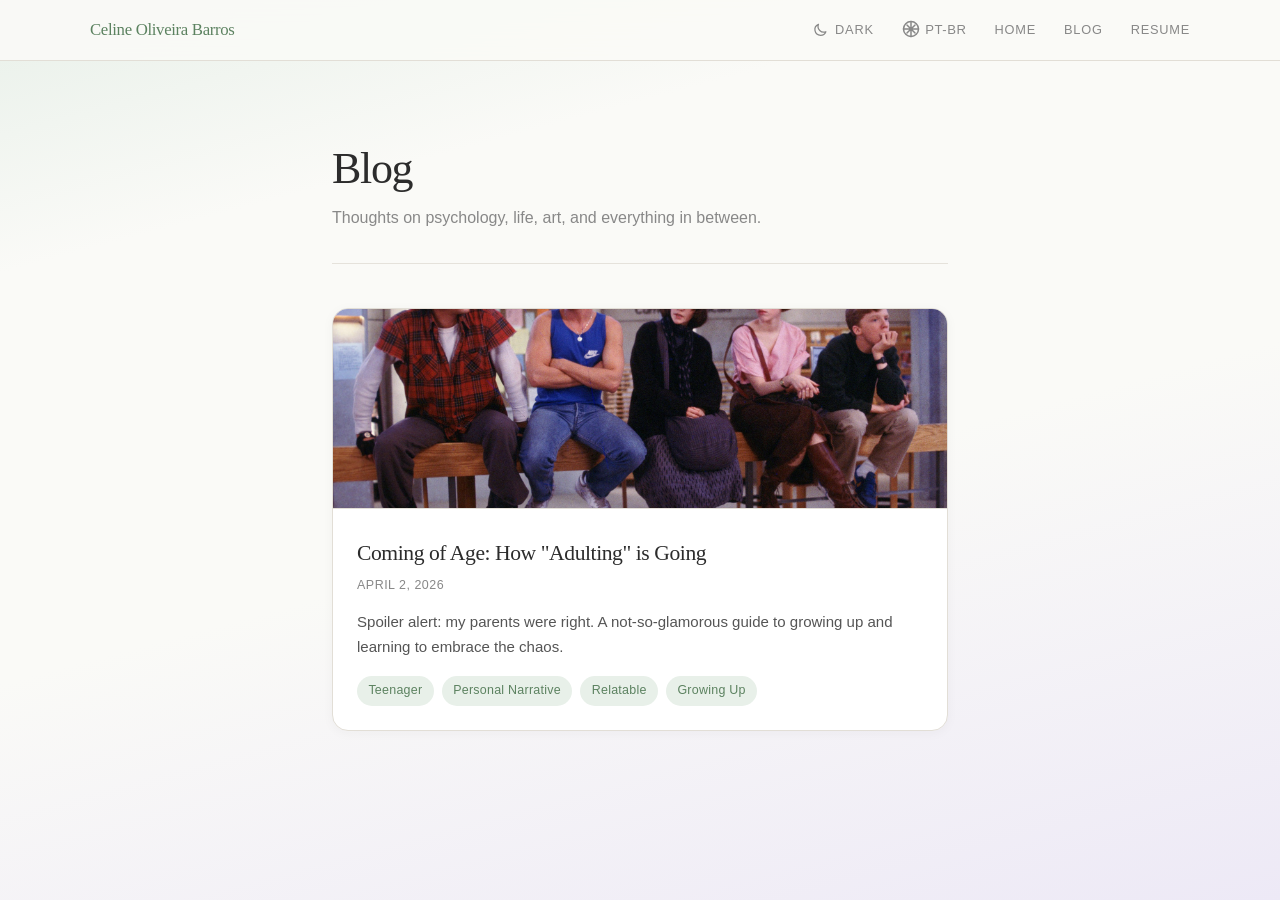
<file: blog.html>
<!DOCTYPE html>
<html lang="en" data-lang="en">
<head>
  <meta charset="UTF-8" />
  <meta name="viewport" content="width=device-width, initial-scale=1.0" />
  <script>
  (function(){try{var k='theme',s=localStorage.getItem(k);if(s==='light'||s==='dark'){document.documentElement.setAttribute('data-theme',s);}else if(window.matchMedia('(prefers-color-scheme: dark)').matches){document.documentElement.setAttribute('data-theme','dark');}}catch(e){}})();
  (function(){try{var l=localStorage.getItem('lang');if(l==='pt'||l==='en'){document.documentElement.setAttribute('data-lang',l);document.documentElement.lang=l;}}catch(e){}})();
  </script>
  <title>Blog - Celine Oliveira Barros</title>
  <link rel="icon" href="data:image/svg+xml,<svg xmlns='http://www.w3.org/2000/svg' viewBox='0 0 100 100'><text y='.9em' font-size='90' fill='%234a7c59'>✿</text></svg>">
  <link rel="stylesheet" href="./css/theme.css" />
  <link rel="stylesheet" href="./css/blog.css" />
  <style>
    /* ===== LANGUAGE TOGGLE ===== */
    [data-en] { display: inline; }
    [data-pt] { display: none; }
    html[data-lang="pt"] [data-en] { display: none; }
    html[data-lang="pt"] [data-pt] { display: inline; }

    [data-en-block] { display: block; }
    [data-pt-block] { display: none; }
    html[data-lang="pt"] [data-en-block] { display: none; }
    html[data-lang="pt"] [data-pt-block] { display: block; }

    [data-en-flex] { display: flex; }
    [data-pt-flex] { display: none; }
    html[data-lang="pt"] [data-en-flex] { display: none; }
    html[data-lang="pt"] [data-pt-flex] { display: flex; }

    .lang-toggle {
      display: inline-flex; align-items: center; justify-content: center;
      font-family: var(--font-body); font-size: 0.82rem; font-weight: 400;
      letter-spacing: 0.04em; text-transform: uppercase; color: var(--ink-muted);
      background: none; border: none; cursor: pointer; padding: 0; margin: 0;
      position: relative; transition: color 0.3s; flex-shrink: 0; line-height: 1;
      vertical-align: middle; -webkit-appearance: none; appearance: none; gap: 0.35rem;
    }
    .lang-toggle::after {
      content: ''; position: absolute; bottom: -4px; left: 0;
      width: 0; height: 2px; background: var(--lavender); transition: width 0.3s;
    }
    .lang-toggle:hover { color: var(--lavender-deep); }
    .lang-toggle:hover::after { width: 100%; }
    .lang-toggle:focus-visible { outline: 2px solid var(--lavender); outline-offset: 3px; }
    .lang-toggle .lang-icon { font-size: 0.95rem; line-height: 1; }
    .lang-label-en, .lang-label-pt { pointer-events: none; }
    .lang-label-pt { display: none; }
    html[data-lang="pt"] .lang-label-en { display: none; }
    html[data-lang="pt"] .lang-label-pt { display: inline; }
  </style>
  <script src="./js/markdown-parser.js"></script>
  <script src="./js/blog-utils.js"></script>
</head>
<body>
  <nav class="site-nav" aria-label="Main">
    <div class="nav-inner">
      <a href="./index.html" class="nav-brand">Celine Oliveira Barros</a>
      <div class="nav-actions">
        <ul>
          <li class="nav-item--theme">
            <button type="button" class="theme-toggle" aria-label="Switch to dark mode" aria-pressed="false" title="Switch to dark mode">
              <span class="theme-toggle-label theme-toggle-label--dark" aria-hidden="true">
                <svg class="theme-toggle-icon" viewBox="0 0 24 24" aria-hidden="true"><path stroke="currentColor" stroke-width="2" stroke-linecap="round" stroke-linejoin="round" fill="none" d="M20.354 15.354A9 9 0 018.646 3.646 9.003 9.003 0 0012 21a9.003 9.003 0 008.354-5.646z"/></svg>
                <span data-en>Dark</span><span data-pt>Escuro</span>
              </span>
              <span class="theme-toggle-label theme-toggle-label--light" aria-hidden="true">
                <svg class="theme-toggle-icon" viewBox="0 0 24 24" aria-hidden="true"><path stroke="currentColor" stroke-width="2" stroke-linecap="round" stroke-linejoin="round" fill="none" d="M12 3v1m0 16v1m9-9h-1M4 12H3m15.364 6.364l-.707-.707M6.343 6.343l-.707-.707m12.728 0l-.707.707M6.343 17.657l-.707.707M16 12a4 4 0 11-8 0 4 4 0 018 0z"/></svg>
                <span data-en>Light</span><span data-pt>Claro</span>
              </span>
            </button>
          </li>
          <li class="nav-item--lang">
            <button type="button" class="lang-toggle lang-toggle--desktop" aria-label="Switch language">
              <span class="lang-icon" aria-hidden="true">
                <svg viewBox="0 0 24 24" fill="none" xmlns="http://www.w3.org/2000/svg" width="18" height="18">
                  <path d="M12 2a10 10 0 100 20 10 10 0 000-20z" stroke="currentColor" stroke-width="2" stroke-linecap="round" stroke-linejoin="round"/>
                  <path d="M2.05 12h19.9M12 2.05v19.9M6.6 6.6l10.8 10.8M17.4 6.6L6.6 17.4" stroke="currentColor" stroke-width="2" stroke-linecap="round" stroke-linejoin="round"/>
                </svg>
              </span>
              <span class="lang-label-en">PT-BR</span>
              <span class="lang-label-pt">en</span>
            </button>
          </li>
          <li><a href="./index.html"><span data-en>Home</span><span data-pt>Início</span></a></li>
          <li><a href="./blog.html"><span data-en>Blog</span><span data-pt>Blog</span></a></li>
          <li><a href="./resume.html"><span data-en>Resume</span><span data-pt>Currículo</span></a></li>
        </ul>
      </div>
    </div>
  </nav>

  <main>
    <div class="blog-container">
      <header class="blog-page-header" aria-labelledby="blog-heading">
        <!-- <p class="page-label"><span data-en>Writing</span><span data-pt>Escrita</span></p> -->
        <h1 id="blog-heading" class="blog-title"><span data-en>Blog</span><span data-pt>Blog</span></h1>
        <p class="page-subtitle"><span data-en>Thoughts on psychology, life, art, and everything in between.</span><span data-pt>Pensamentos sobre psicologia, vida, arte e tudo mais.</span></p>
      </header>

      <div id="posts-listing" class="posts-listing">
        <p class="posts-loading" role="status">Loading posts…</p>
      </div>
    </div>
  </main>

  <script src="./js/theme.js"></script>
  <script>
    // ===== LANGUAGE TOGGLE =====
    (function () {
      var STORAGE_KEY = 'lang';

      function getStored() {
        try { return localStorage.getItem(STORAGE_KEY); } catch (e) { return null; }
      }

      function getEffectiveLang() {
        var s = getStored();
        if (s === 'en' || s === 'pt') return s;
        return 'en';
      }

      function applyLang(lang) {
        document.documentElement.setAttribute('data-lang', lang);
        document.documentElement.lang = lang;
        document.dispatchEvent(new CustomEvent('site-lang-change'));
      }

      function setSiteLang(lang) {
        try { localStorage.setItem(STORAGE_KEY, lang); } catch (e) {}
        applyLang(lang);
        if (typeof renderBlogListing === 'function') {
          renderBlogListing();
        }
      }

      function toggle() {
        var current = document.documentElement.getAttribute('data-lang') || 'en';
        var next = current === 'pt' ? 'en' : 'pt';
        setSiteLang(next);
      }

      applyLang(getEffectiveLang());
      if (typeof renderBlogListing === 'function') {
        renderBlogListing();
      }

      document.addEventListener('click', function (e) {
        if (e.target.closest('.lang-toggle')) {
          e.preventDefault();
          toggle();
        }
      });
    })();
  </script>
  <script>
    document.addEventListener('DOMContentLoaded', renderBlogListing);
  </script>
  <script defer src="https://va.vercel-scripts.com/v1/script.js"></script>
</body>
</html>
</file>
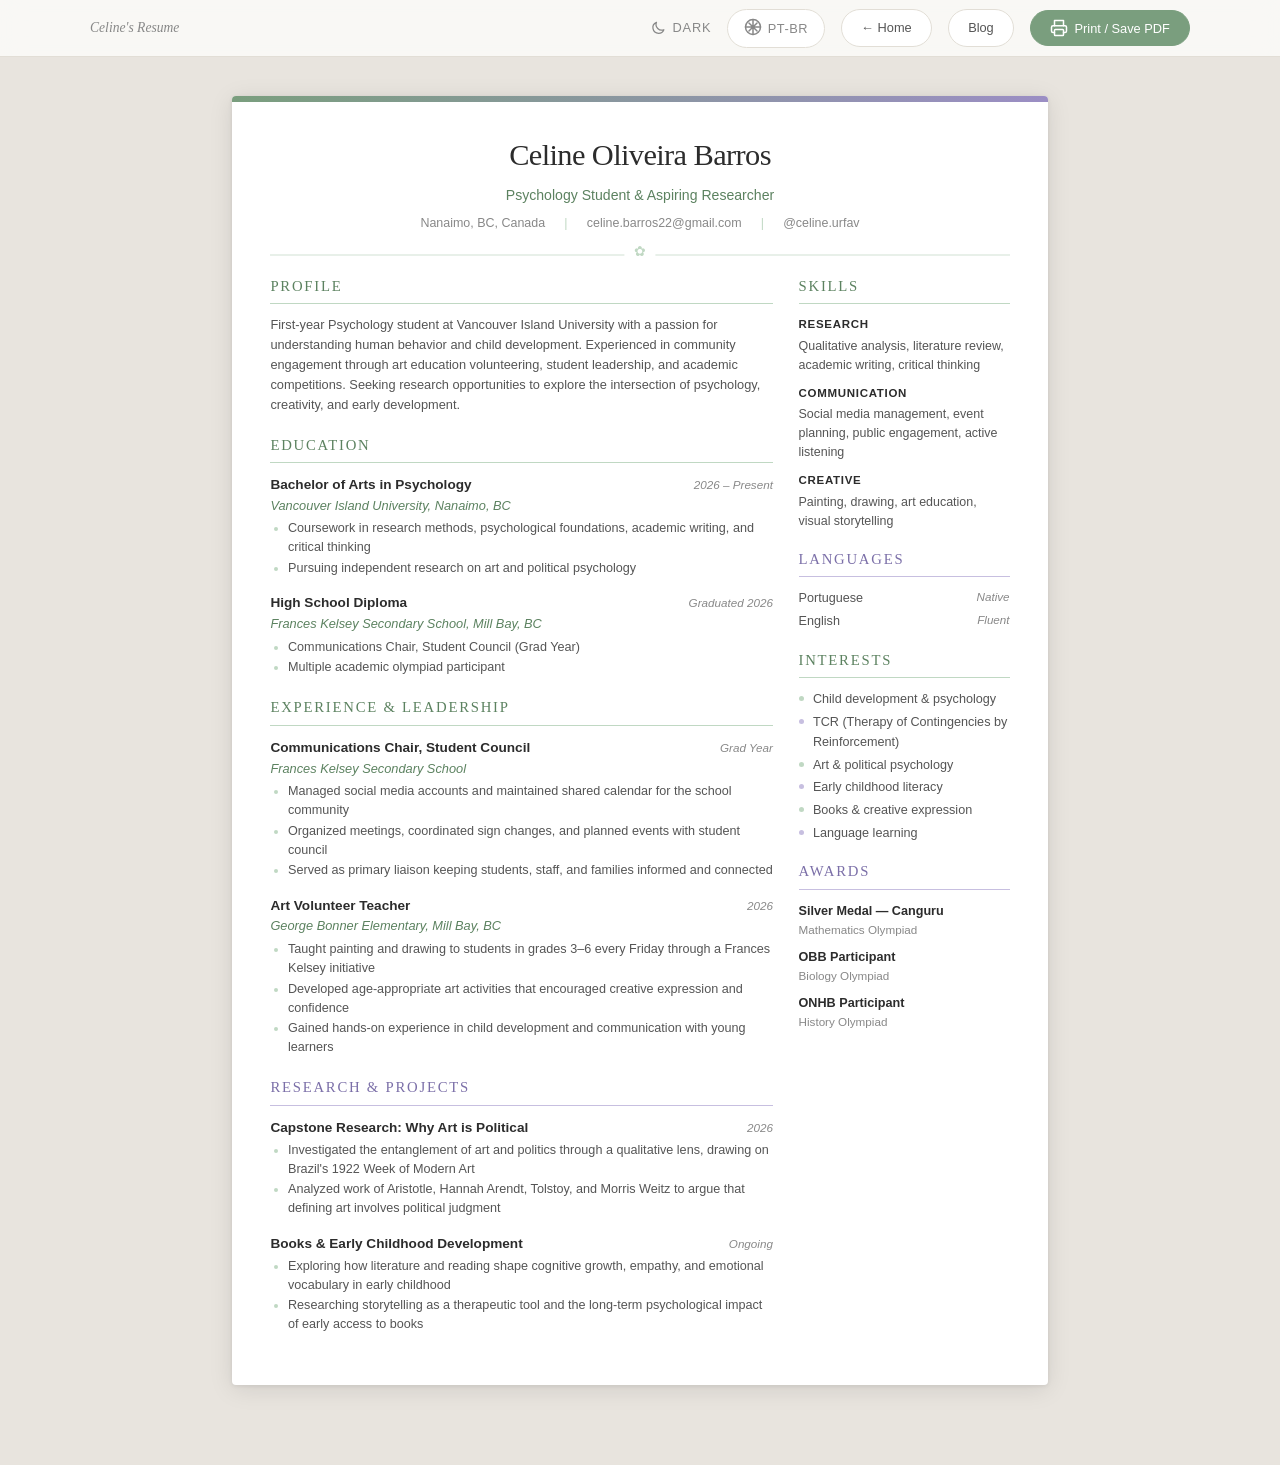
<file: resume.html>
<!DOCTYPE html>
<html lang="en" data-lang="en">
<head>
<meta charset="UTF-8">
<meta name="viewport" content="width=device-width, initial-scale=1.0">
<script>
(function(){try{var k='theme',s=localStorage.getItem(k);if(s==='light'||s==='dark'){document.documentElement.setAttribute('data-theme',s);}else if(window.matchMedia('(prefers-color-scheme: dark)').matches){document.documentElement.setAttribute('data-theme','dark');}}catch(e){}})();
(function(){try{var l=localStorage.getItem('lang');if(l==='pt'||l==='en'){document.documentElement.setAttribute('data-lang',l);document.documentElement.lang=l;}}catch(e){}})();
</script>
<title>Celine Oliveira Barros Resume</title>
<link rel="stylesheet" href="./css/theme.css" />
<style>
  * { margin: 0; padding: 0; box-sizing: border-box; }

  body {
    font-family: var(--font-body);
    background: var(--resume-body-bg);
    color: var(--ink);
    line-height: 1.6;
    -webkit-font-smoothing: antialiased;
    display: flex;
    flex-direction: column;
    align-items: center;
    padding: 2rem 1rem 5rem;
    min-height: 100vh;
  }

  /* === TOOLBAR (hamburger on small screens, like index.html) === */
  nav.toolbar {
    position: fixed;
    top: 0; left: 0; right: 0;
    z-index: 100;
    background: var(--nav-bg);
    backdrop-filter: blur(12px);
    border-bottom: 1px solid var(--border);
    padding: 0 clamp(1rem, 4vw, 2rem);
    min-width: 0;
  }
  .toolbar-inner {
    max-width: 1100px;
    margin: 0 auto;
    display: flex;
    align-items: center;
    justify-content: space-between;
    gap: 0.75rem;
    min-height: 56px;
  }
  .toolbar-actions {
    display: flex;
    align-items: center;
    gap: 1rem;
    flex: 1 1 auto;
    min-width: 0;
    justify-content: flex-end;
    flex-wrap: nowrap;
  }
  .toolbar-actions > .theme-toggle,
  .toolbar-actions > .lang-toggle {
    flex-shrink: 0;
  }
  .toolbar-menu {
    display: flex;
    align-items: center;
    gap: 1rem;
    flex-wrap: nowrap;
  }
  .toolbar-menu .toolbar-btn {
    flex-shrink: 0;
  }
  .mobile-toggle {
    display: none;
    background: none;
    border: none;
    cursor: pointer;
    padding: 4px;
    flex-shrink: 0;
  }
  .mobile-toggle span {
    display: block;
    width: 22px;
    height: 2px;
    background: var(--ink);
    margin: 5px 0;
    transition: 0.3s;
  }
  .toolbar-label {
    font-family: var(--font-display);
    font-size: 0.85rem;
    color: var(--ink-muted);
    font-style: italic;
    flex: 0 1 auto;
    min-width: 0;
    overflow: hidden;
    text-overflow: ellipsis;
    white-space: nowrap;
  }
  .toolbar-btn {
    display: inline-flex;
    align-items: center;
    gap: 0.4rem;
    white-space: nowrap;
    padding: 0.5rem 1.2rem;
    border-radius: 20px;
    font-size: 0.8rem;
    font-family: var(--font-body);
    cursor: pointer;
    border: 1px solid var(--border);
    background: var(--warm-white);
    color: var(--ink-light);
    transition: all 0.25s;
    text-decoration: none;
  }
  .toolbar-btn:hover {
    transform: translateY(-1px);
    box-shadow: 0 4px 12px var(--resume-toolbar-shadow);
  }
  .toolbar-btn.primary {
    background: var(--sage);
    color: white;
    border-color: var(--sage);
  }
  .toolbar-btn.primary:hover {
    background: var(--sage-deep);
  }
  .toolbar-btn-icon {
    display: inline-flex;
    flex-shrink: 0;
    line-height: 0;
  }
  .toolbar-btn-icon svg { display: block; }

  /* === RESUME PAGE === */
  .resume-page {
    width: 8.5in;
    min-height: 11in;
    background: var(--warm-white);
    border-radius: 4px;
    box-shadow: 0 4px 24px var(--resume-page-shadow), 0 1px 4px var(--resume-toolbar-shadow);
    margin-top: 4rem;
    padding: 0;
    position: relative;
    overflow: hidden;
  }

  /* Decorative top bar */
  .resume-page::before {
    content: '';
    position: absolute;
    top: 0; left: 0; right: 0;
    height: 6px;
    background: linear-gradient(90deg, var(--sage) 0%, var(--lavender) 100%);
  }

  .resume-content {
    padding: 2.2rem 2.4rem 2rem;
  }

  /* === HEADER === */
  .resume-header {
    text-align: center;
    padding-bottom: 1.2rem;
    margin-bottom: 1.2rem;
    border-bottom: 2px solid var(--sage-pale);
    position: relative;
  }
  .resume-header::after {
    content: '✿';
    position: absolute;
    bottom: -10px;
    left: 50%;
    transform: translateX(-50%);
    background: var(--warm-white);
    padding: 0 0.6rem;
    color: var(--sage-light);
    font-size: 0.9rem;
  }
  .resume-name {
    font-family: var(--font-display);
    font-size: 1.9rem;
    font-weight: 400;
    letter-spacing: -0.02em;
    color: var(--ink);
    margin-bottom: 0.25rem;
  }
  .resume-title-line {
    font-size: 0.88rem;
    color: var(--sage-deep);
    font-weight: 500;
    margin-bottom: 0.5rem;
  }
  .resume-contact {
    display: flex;
    align-items: center;
    justify-content: center;
    gap: 1.2rem;
    flex-wrap: wrap;
    font-size: 0.78rem;
    color: var(--ink-muted);
  }
  .resume-contact a {
    color: var(--ink-muted);
    text-decoration: none;
    transition: color 0.2s;
  }
  .resume-contact a:hover { color: var(--lavender-deep); }
  .contact-sep { color: var(--sage-light); }

  /* === TWO COLUMN LAYOUT === */
  .resume-body {
    display: grid;
    grid-template-columns: 1fr 0.42fr;
    gap: 1.6rem;
  }

  /* === SECTION STYLES === */
  .section-heading {
    font-family: var(--font-display);
    font-size: 0.92rem;
    font-weight: 400;
    text-transform: uppercase;
    letter-spacing: 0.12em;
    color: var(--sage-deep);
    margin-bottom: 0.7rem;
    padding-bottom: 0.3rem;
    border-bottom: 1.5px solid var(--sage-light);
    position: relative;
  }
  .section-heading.lavender {
    color: var(--lavender-deep);
    border-bottom-color: var(--lavender-light);
  }

  .resume-section { margin-bottom: 1.2rem; }

  /* === ENTRY (Experience/Education) === */
  .entry { margin-bottom: 0.9rem; }
  .entry:last-child { margin-bottom: 0; }
  .entry-header {
    display: flex;
    justify-content: space-between;
    align-items: baseline;
    gap: 0.5rem;
  }
  .entry-role {
    font-weight: 600;
    font-size: 0.85rem;
    color: var(--ink);
  }
  .entry-date {
    font-size: 0.73rem;
    color: var(--ink-muted);
    white-space: nowrap;
    font-style: italic;
  }
  .entry-org {
    font-size: 0.8rem;
    color: var(--sage-deep);
    margin-bottom: 0.2rem;
    font-style: italic;
  }
  .entry-desc {
    font-size: 0.8rem;
    color: var(--ink-light);
    line-height: 1.55;
    margin-top: 0.15rem;
  }
  .entry-desc ul {
    padding-left: 1.1rem;
    margin-top: 0.15rem;
  }
  .entry-desc li {
    margin-bottom: 0.1rem;
    font-size: 0.79rem;
    color: var(--ink-light);
    line-height: 1.5;
  }
  .entry-desc li::marker {
    color: var(--sage-light);
  }

  /* === SIDEBAR === */
  .sidebar .resume-section { margin-bottom: 1.1rem; }

  .skill-category {
    margin-bottom: 0.6rem;
  }
  .skill-category:last-child { margin-bottom: 0; }
  .skill-cat-label {
    font-size: 0.72rem;
    font-weight: 600;
    color: var(--ink);
    text-transform: uppercase;
    letter-spacing: 0.06em;
    margin-bottom: 0.2rem;
  }
  .skill-cat-items {
    font-size: 0.78rem;
    color: var(--ink-light);
    line-height: 1.5;
  }

  .sidebar-list {
    list-style: none;
    font-size: 0.79rem;
    color: var(--ink-light);
    line-height: 1.6;
  }
  .sidebar-list li {
    position: relative;
    padding-left: 0.9rem;
    margin-bottom: 0.15rem;
  }
  .sidebar-list li::before {
    content: '';
    position: absolute;
    left: 0;
    top: 0.55em;
    width: 5px;
    height: 5px;
    border-radius: 50%;
    background: var(--sage-light);
  }
  .sidebar-list li:nth-child(even)::before {
    background: var(--lavender-light);
  }

  .lang-item {
    display: flex;
    justify-content: space-between;
    font-size: 0.79rem;
    color: var(--ink-light);
    margin-bottom: 0.15rem;
  }
  .lang-level {
    color: var(--ink-muted);
    font-style: italic;
    font-size: 0.73rem;
  }

  .awards-item {
    margin-bottom: 0.45rem;
  }
  .awards-item:last-child { margin-bottom: 0; }
  .awards-item .award-name {
    font-size: 0.79rem;
    font-weight: 600;
    color: var(--ink);
  }
  .awards-item .award-detail {
    font-size: 0.73rem;
    color: var(--ink-muted);
  }

  /* === PRINT === */
  @media print {
    /* Force light-theme tokens so print matches light mode (readable ink, not grey-on-white) */
    html[data-theme="dark"] {
      color-scheme: light;
      --sage: #7a9e7e;
      --sage-deep: #5c8260;
      --sage-light: #c0d8c3;
      --sage-pale: #e8f0e9;
      --lavender: #9b8ec4;
      --lavender-deep: #7b6fa8;
      --lavender-light: #c7bfe0;
      --lavender-pale: #ede9f6;
      --cream: #fafaf7;
      --warm-white: #ffffff;
      --ink: #2c2c2c;
      --ink-light: #555555;
      --ink-muted: #888888;
      --blush: #f2e4e1;
      --peach: #f5d5c8;
      --border: #e2ded6;
      --shadow: rgba(122, 158, 126, 0.1);
      --shadow-lav: rgba(155, 142, 196, 0.1);
      --resume-body-bg: #e8e4de;
      --resume-page-shadow: rgba(0, 0, 0, 0.1);
    }
    body {
      background: white;
      padding: 0;
    }
    nav.toolbar,
    .toolbar { display: none; }
    .resume-page {
      box-shadow: none;
      border-radius: 0;
      margin-top: 0;
      width: 100%;
      background: #fff !important;
      color: #2c2c2c !important;
    }
    .resume-page::before {
      -webkit-print-color-adjust: exact;
      print-color-adjust: exact;
    }
    .section-heading {
      -webkit-print-color-adjust: exact;
      print-color-adjust: exact;
    }
    .sidebar-list li::before {
      -webkit-print-color-adjust: exact;
      print-color-adjust: exact;
    }
  }

  @media (max-width: 768px) {
    .resume-page {
      width: 100%;
      min-height: auto;
      border-radius: 0;
    }
    .resume-body {
      grid-template-columns: 1fr;
    }
    .resume-content {
      padding: 1.8rem 1.5rem 1.5rem;
    }
    body { padding: 0 0 5rem; }
    nav.toolbar { padding: 0 0.8rem; }
    .toolbar-inner { min-height: 52px; }
    .toolbar-label {
      font-size: 0.78rem;
      max-width: 42vw;
    }
    .toolbar-menu {
      display: none;
    }
    .toolbar.open .toolbar-menu {
      display: flex;
      flex-direction: column;
      align-items: stretch;
      position: absolute;
      top: 100%;
      left: 0;
      right: 0;
      background: var(--nav-dropdown-bg);
      backdrop-filter: blur(16px);
      padding: 1rem 1.25rem 1.25rem;
      border-bottom: 1px solid var(--border);
      gap: 0.65rem;
      box-shadow: 0 12px 24px var(--resume-toolbar-shadow);
    }
    .toolbar.open .toolbar-menu .toolbar-btn {
      justify-content: center;
      width: 100%;
    }
    .mobile-toggle {
      display: block;
    }
    .toolbar-btn, .lang-toggle, .theme-toggle {
      font-size: 0.72rem;
      padding: 0.35rem 0.8rem;
    }
    .resume-page { margin-top: 3.5rem; }
  }

  /* ===== LANGUAGE TOGGLE ===== */
  [data-en] { display: inline; }
  [data-pt] { display: none; }
  html[data-lang="pt"] [data-en] { display: none; }
  html[data-lang="pt"] [data-pt] { display: inline; }

  [data-en-block] { display: block; }
  [data-pt-block] { display: none; }
  html[data-lang="pt"] [data-en-block] { display: none; }
  html[data-lang="pt"] [data-pt-block] { display: block; }

  [data-en-flex] { display: flex; }
  [data-pt-flex] { display: none; }
  html[data-lang="pt"] [data-en-flex] { display: none; }
  html[data-lang="pt"] [data-pt-flex] { display: flex; }

  .lang-toggle {
    display: inline-flex; align-items: center; justify-content: center;
    font-family: var(--font-body); font-size: 0.8rem; font-weight: 400;
    padding: 0.5rem 1rem; border-radius: 20px; letter-spacing: 0.04em;
    text-transform: uppercase; color: var(--ink-muted); cursor: pointer;
    border: 1px solid var(--border); background: var(--warm-white);
    transition: all 0.25s; gap: 0.35rem; text-decoration: none;
  }
  .lang-toggle:hover { transform: translateY(-1px); background: var(--lavender-pale); }
  .lang-toggle .lang-icon { font-size: 0.95rem; }
  .lang-label-en, .lang-label-pt { pointer-events: none; }
  .lang-label-pt { display: none; }
  html[data-lang="pt"] .lang-label-en { display: none; }
  html[data-lang="pt"] .lang-label-pt { display: inline; }
</style>
</head>
<body>

<!-- TOOLBAR -->
<nav id="resume-toolbar" class="toolbar" aria-label="Resume toolbar">
  <div class="toolbar-inner">
    <span class="toolbar-label">Celine's Resume</span>
    <div class="toolbar-actions">
      <button type="button" class="theme-toggle" aria-label="Switch to dark mode" aria-pressed="false" title="Switch to dark mode">
        <span class="theme-toggle-label theme-toggle-label--dark" aria-hidden="true">
          <svg class="theme-toggle-icon" viewBox="0 0 24 24" aria-hidden="true"><path stroke="currentColor" stroke-width="2" stroke-linecap="round" stroke-linejoin="round" fill="none" d="M20.354 15.354A9 9 0 018.646 3.646 9.003 9.003 0 0012 21a9.003 9.003 0 008.354-5.646z"/></svg>
          <span data-en>Dark</span><span data-pt>Escuro</span>
        </span>
        <span class="theme-toggle-label theme-toggle-label--light" aria-hidden="true">
          <svg class="theme-toggle-icon" viewBox="0 0 24 24" aria-hidden="true"><path stroke="currentColor" stroke-width="2" stroke-linecap="round" stroke-linejoin="round" fill="none" d="M12 3v1m0 16v1m9-9h-1M4 12H3m15.364 6.364l-.707-.707M6.343 6.343l-.707-.707m12.728 0l-.707.707M6.343 17.657l-.707.707M16 12a4 4 0 11-8 0 4 4 0 018 0z"/></svg>
          <span data-en>Light</span><span data-pt>Claro</span>
        </span>
      </button>
      <button type="button" class="lang-toggle" aria-label="Switch language">
        <span class="lang-icon" aria-hidden="true">
          <svg viewBox="0 0 24 24" fill="none" xmlns="http://www.w3.org/2000/svg" width="18" height="18">
            <path d="M12 2a10 10 0 100 20 10 10 0 000-20z" stroke="currentColor" stroke-width="2" stroke-linecap="round" stroke-linejoin="round"/>
            <path d="M2.05 12h19.9M12 2.05v19.9M6.6 6.6l10.8 10.8M17.4 6.6L6.6 17.4" stroke="currentColor" stroke-width="2" stroke-linecap="round" stroke-linejoin="round"/>
          </svg>
        </span>
        <span class="lang-label-en">PT-BR</span>
        <span class="lang-label-pt">en</span>
      </button>
      <button type="button" class="mobile-toggle" aria-label="Open menu" aria-expanded="false" aria-controls="resume-toolbar-menu">
        <span></span><span></span><span></span>
      </button>
      <div id="resume-toolbar-menu" class="toolbar-menu">
        <a href="./index.html" class="toolbar-btn"><span data-en>← Home</span><span data-pt>← Início</span></a>
        <a href="./blog.html" class="toolbar-btn"><span data-en>Blog</span><span data-pt>Blog</span></a>
        <button type="button" class="toolbar-btn primary" onclick="window.print()"><span class="toolbar-btn-icon" aria-hidden="true"><svg viewBox="0 0 24 24" fill="none" xmlns="http://www.w3.org/2000/svg" width="18" height="18"><path d="M6 9V2h12v7" stroke="currentColor" stroke-width="2" stroke-linecap="round" stroke-linejoin="round"/><path d="M6 18H4a2 2 0 01-2-2v-5a2 2 0 012-2h16a2 2 0 012 2v5a2 2 0 01-2 2h-2" stroke="currentColor" stroke-width="2" stroke-linecap="round" stroke-linejoin="round"/><rect x="6" y="14" width="12" height="8" rx="1" stroke="currentColor" stroke-width="2" stroke-linecap="round" stroke-linejoin="round"/></svg></span><span data-en>Print / Save PDF</span><span data-pt>Imprimir / Salvar PDF</span></button>
      </div>
    </div>
  </div>
</nav>

<!-- RESUME -->
<div class="resume-page">
  <div class="resume-content">

    <!-- HEADER -->
    <header class="resume-header">
      <h1 class="resume-name">Celine Oliveira Barros</h1>
      <p class="resume-title-line"><span data-en>Psychology Student &amp; Aspiring Researcher</span><span data-pt>Estudante de Psicologia &amp; Entusiasta da Pesquisa</span></p>
      <div class="resume-contact">
        <span>Nanaimo, BC, Canada</span>
        <span class="contact-sep">|</span>
        <a href="mailto:celine.barros22@gmail.com">celine.barros22@gmail.com</a>
        <span class="contact-sep">|</span>
        <a href="https://instagram.com/celine.urfav" target="_blank" rel="noopener">@celine.urfav</a>
      </div>
    </header>

    <!-- BODY -->
    <div class="resume-body">

      <!-- LEFT COLUMN -->
      <div class="main-col">

        <!-- PROFILE -->
        <div class="resume-section">
          <h2 class="section-heading"><span data-en>Profile</span><span data-pt>Perfil</span></h2>
          <p class="entry-desc" data-en-block>
            First-year Psychology student at Vancouver Island University with a passion for understanding human behavior and child development. Experienced in community engagement through art education volunteering, student leadership, and academic competitions. Seeking research opportunities to explore the intersection of psychology, creativity, and early development.
          </p>
          <p class="entry-desc" data-pt-block>
            Estudante de primeiro ano de Psicologia na Vancouver Island University com paixão por entender comportamento humano e desenvolvimento infantil. Experiente em envolvimento comunitário através de voluntariado em educação artística, liderança estudantil e competições acadêmicas. Procurando oportunidades de pesquisa para explorar a interseção de psicologia, criatividade e desenvolvimento inicial.
          </p>
        </div>

        <!-- EDUCATION -->
        <div class="resume-section">
          <h2 class="section-heading"><span data-en>Education</span><span data-pt>Educação</span></h2>
          <div class="entry">
            <div class="entry-header">
              <span class="entry-role"><span data-en>Bachelor of Arts in Psychology</span><span data-pt>Bacharelado em Artes em Psicologia</span></span>
              <span class="entry-date">2026 &ndash; Present</span>
            </div>
            <p class="entry-org">Vancouver Island University, Nanaimo, BC</p>
            <div class="entry-desc">
              <ul>
                <li><span data-en>Coursework in research methods, psychological foundations, academic writing, and critical thinking</span><span data-pt>Disciplinas em métodos de pesquisa, fundamentos psicológicos, redação acadêmica e pensamento crítico</span></li>
                <li><span data-en>Pursuing independent research on art and political psychology</span><span data-pt>Realizando pesquisa independente sobre arte e psicologia política</span></li>
              </ul>
            </div>
          </div>
          <div class="entry">
            <div class="entry-header">
              <span class="entry-role"><span data-en>High School Diploma</span><span data-pt>Diploma de Ensino Médio</span></span>
              <span class="entry-date"><span data-en>Graduated 2026</span><span data-pt>Formada em 2026</span></span>
            </div>
            <p class="entry-org">Frances Kelsey Secondary School, Mill Bay, BC</p>
            <div class="entry-desc">
              <ul>
                <li><span data-en>Communications Chair, Student Council (Grad Year)</span><span data-pt>Coordenadora de Comunicação, Grêmio Estudantil (Último Ano)</span></li>
                <li><span data-en>Multiple academic olympiad participant</span><span data-pt>Participante de múltiplas olimpíadas acadêmicas</span></li>
              </ul>
            </div>
          </div>
        </div>

        <!-- EXPERIENCE -->
        <div class="resume-section">
          <h2 class="section-heading"><span data-en>Experience &amp; Leadership</span><span data-pt>Experiência &amp; Liderança</span></h2>
          <div class="entry">
            <div class="entry-header">
              <span class="entry-role"><span data-en>Communications Chair, Student Council</span><span data-pt>Coordenadora de Comunicação, Grêmio Estudantil</span></span>
              <span class="entry-date"><span data-en>Grad Year</span><span data-pt>Último Ano</span></span>
            </div>
            <p class="entry-org">Frances Kelsey Secondary School</p>
            <div class="entry-desc">
              <ul>
                <li><span data-en>Managed social media accounts and maintained shared calendar for the school community</span><span data-pt>Gerenciou contas de mídia social e manteve calendário compartilhado para a comunidade escolar</span></li>
                <li><span data-en>Organized meetings, coordinated sign changes, and planned events with student council</span><span data-pt>Organizou reuniões, coordenou mudanças de avisos e planejou eventos com o grêmio</span></li>
                <li><span data-en>Served as primary liaison keeping students, staff, and families informed and connected</span><span data-pt>Serviu como principal ligação mantendo alunos, funcionarios e famílias informados e conectados</span></li>
              </ul>
            </div>
          </div>
          <div class="entry">
            <div class="entry-header">
              <span class="entry-role"><span data-en>Art Volunteer Teacher</span><span data-pt>Professora Voluntária de Arte</span></span>
              <span class="entry-date">2026</span>
            </div>
            <p class="entry-org">George Bonner Elementary, Mill Bay, BC</p>
            <div class="entry-desc">
              <ul>
                <li><span data-en>Taught painting and drawing to students in grades 3&ndash;6 every Friday through a Frances Kelsey initiative</span><span data-pt>Ensinou pintura e desenho para alunos do 3º ao 6º ano todas as sextas-feiras através de uma iniciativa de Frances Kelsey</span></li>
                <li><span data-en>Developed age-appropriate art activities that encouraged creative expression and confidence</span><span data-pt>Desenvolveu atividades artísticas apropriadas para a idade que encorajaram expressão criativa e confiança</span></li>
                <li><span data-en>Gained hands-on experience in child development and communication with young learners</span><span data-pt>Ganhou experiência prática em desenvolvimento infantil e comunicação com jovens aprendizes</span></li>
              </ul>
            </div>
          </div>
        </div>

        <!-- RESEARCH -->
        <div class="resume-section">
          <h2 class="section-heading lavender"><span data-en>Research &amp; Projects</span><span data-pt>Pesquisa &amp; Projetos</span></h2>
          <div class="entry">
            <div class="entry-header">
              <span class="entry-role"><span data-en>Capstone Research: Why Art is Political</span><span data-pt>Pesquisa de Conclusão: Por que Arte é Política</span></span>
              <span class="entry-date">2026</span>
            </div>
            <div class="entry-desc">
              <ul>
                <li><span data-en>Investigated the entanglement of art and politics through a qualitative lens, drawing on Brazil's 1922 Week of Modern Art</span><span data-pt>Investigou o emaranhado de arte e política através de uma lente qualitativa, baseando-se na Semana de Arte Moderna de 1922 do Brasil</span></li>
                <li><span data-en>Analyzed work of Aristotle, Hannah Arendt, Tolstoy, and Morris Weitz to argue that defining art involves political judgment</span><span data-pt>Analisou obras de Aristóteles, Hannah Arendt, Tolstói e Morris Weitz para argumentar que definir arte envolve julgamento político</span></li>
              </ul>
            </div>
          </div>
          <div class="entry">
            <div class="entry-header">
              <span class="entry-role"><span data-en>Books &amp; Early Childhood Development</span><span data-pt>Livros &amp; Desenvolvimento da Primeira Infância</span></span>
              <span class="entry-date"><span data-en>Ongoing</span><span data-pt>Em andamento</span></span>
            </div>
            <div class="entry-desc">
              <ul>
                <li><span data-en>Exploring how literature and reading shape cognitive growth, empathy, and emotional vocabulary in early childhood</span><span data-pt>Explorando como literatura e leitura moldam o crescimento cognitivo, empatia e vocabulário emocional na primeira infância</span></li>
                <li><span data-en>Researching storytelling as a therapeutic tool and the long-term psychological impact of early access to books</span><span data-pt>Pesquisando a narrativa como ferramenta terapêutica e o impacto psicológico de longo prazo do acesso precoce a livros</span></li>
              </ul>
            </div>
          </div>
        </div>

      </div>

      <!-- RIGHT COLUMN (SIDEBAR) -->
      <div class="sidebar">

        <!-- SKILLS -->
        <div class="resume-section">
          <h2 class="section-heading"><span data-en>Skills</span><span data-pt>Habilidades</span></h2>
          <div class="skill-category">
            <p class="skill-cat-label"><span data-en>Research</span><span data-pt>Pesquisa</span></p>
            <p class="skill-cat-items"><span data-en>Qualitative analysis, literature review, academic writing, critical thinking</span><span data-pt>Análise qualitativa, revisão de literatura, redação acadêmica, pensamento crítico</span></p>
          </div>
          <div class="skill-category">
            <p class="skill-cat-label"><span data-en>Communication</span><span data-pt>Comunicação</span></p>
            <p class="skill-cat-items"><span data-en>Social media management, event planning, public engagement, active listening</span><span data-pt>Gerenciamento de mídia social, planejamento de eventos, engajamento público, escuta ativa</span></p>
          </div>
          <div class="skill-category">
            <p class="skill-cat-label"><span data-en>Creative</span><span data-pt>Criativo</span></p>
            <p class="skill-cat-items"><span data-en>Painting, drawing, art education, visual storytelling</span><span data-pt>Pintura, desenho, educação artística, narrativa visual</span></p>
          </div>
        </div>

        <!-- LANGUAGES -->
        <div class="resume-section">
          <h2 class="section-heading lavender"><span data-en>Languages</span><span data-pt>Idiomas</span></h2>
          <div class="lang-item">
            <span><span data-en>Portuguese</span><span data-pt>Português</span></span>
            <span class="lang-level"><span data-en>Native</span><span data-pt>Nativo</span></span>
          </div>
          <div class="lang-item">
            <span><span data-en>English</span><span data-pt>Inglês</span></span>
            <span class="lang-level"><span data-en>Fluent</span><span data-pt>Fluente</span></span>
          </div>
        </div>

        <!-- INTERESTS -->
        <div class="resume-section">
          <h2 class="section-heading"><span data-en>Interests</span><span data-pt>Interesses</span></h2>
          <ul class="sidebar-list">
            <li><span data-en>Child development &amp; psychology</span><span data-pt>Desenvolvimento infantil &amp; psicologia</span></li>
            <li><span data-en>TCR (Therapy of Contingencies by Reinforcement)</span><span data-pt>TCR (Terapia de Contingências por Reforçamento)</span></li>
            <li><span data-en>Art &amp; political psychology</span><span data-pt>Arte &amp; psicologia política</span></li>
            <li><span data-en>Early childhood literacy</span><span data-pt>Alfabetização na primeira infância</span></li>
            <li><span data-en>Books &amp; creative expression</span><span data-pt>Livros &amp; expressão criativa</span></li>
            <li><span data-en>Language learning</span><span data-pt>Aprendizado de idiomas</span></li>
          </ul>
        </div>

        <!-- AWARDS -->
        <div class="resume-section">
          <h2 class="section-heading lavender"><span data-en>Awards</span><span data-pt>Prêmios</span></h2>
          <div class="awards-item">
            <p class="award-name"><span data-en>Silver Medal &mdash; Canguru</span><span data-pt>Medalha de Prata &mdash; Canguru</span></p>
            <p class="award-detail"><span data-en>Mathematics Olympiad</span><span data-pt>Olimpíada de Matemática</span></p>
          </div>
          <div class="awards-item">
            <p class="award-name"><span data-en>OBB Participant</span><span data-pt>Participante da OBB</span></p>
            <p class="award-detail"><span data-en>Biology Olympiad</span><span data-pt>Olimpíada de Biologia</span></p>
          </div>
          <div class="awards-item">
            <p class="award-name"><span data-en>ONHB Participant</span><span data-pt>Participante da ONHB</span></p>
            <p class="award-detail"><span data-en>History Olympiad</span><span data-pt>Olimpíada de História</span></p>
          </div>
        </div>

      </div>
    </div>

  </div>
</div>

<script src="./js/theme.js"></script>
<script>
  // ===== LANGUAGE TOGGLE =====
  (function () {
    var STORAGE_KEY = 'lang';

    function getStored() {
      try { return localStorage.getItem(STORAGE_KEY); } catch (e) { return null; }
    }

    function getEffectiveLang() {
      var s = getStored();
      if (s === 'en' || s === 'pt') return s;
      return 'en';
    }

    function applyLang(lang) {
      document.documentElement.setAttribute('data-lang', lang);
      document.documentElement.lang = lang;
      document.dispatchEvent(new CustomEvent('site-lang-change'));
    }

    function toggle() {
      var current = document.documentElement.getAttribute('data-lang') || 'en';
      var next = current === 'pt' ? 'en' : 'pt';
      try { localStorage.setItem(STORAGE_KEY, next); } catch (e) {}
      applyLang(next);
    }

    applyLang(getEffectiveLang());

    document.addEventListener('click', function (e) {
      if (e.target.closest('.lang-toggle')) {
        e.preventDefault();
        toggle();
      }
    });
  })();

  (function () {
    var nav = document.getElementById('resume-toolbar');
    var toggleBtn = nav && nav.querySelector('.mobile-toggle');
    var menu = document.getElementById('resume-toolbar-menu');
    if (!nav || !toggleBtn || !menu) return;

    function setOpen(open) {
      nav.classList.toggle('open', open);
      toggleBtn.setAttribute('aria-expanded', open ? 'true' : 'false');
      toggleBtn.setAttribute('aria-label', open ? 'Close menu' : 'Open menu');
    }

    toggleBtn.addEventListener('click', function () {
      setOpen(!nav.classList.contains('open'));
    });

    menu.querySelectorAll('a, button').forEach(function (el) {
      el.addEventListener('click', function () {
        setOpen(false);
      });
    });
  })();
</script>
<script defer src="https://va.vercel-scripts.com/v1/script.js"></script>
</body>
</html>
</file>
<file: css/theme.css>
/**
 * Light / dark theme tokens. Toggle via html[data-theme="dark"].
 * Default (no attribute) matches :root light palette; script sets data-theme on load.
 */

:root {
  color-scheme: light;
  --sage: #7a9e7e;
  --sage-deep: #5c8260;
  --sage-light: #c0d8c3;
  --sage-pale: #e8f0e9;
  --lavender: #9b8ec4;
  --lavender-deep: #7b6fa8;
  --lavender-light: #c7bfe0;
  --lavender-pale: #ede9f6;
  --cream: #fafaf7;
  --warm-white: #ffffff;
  --ink: #2c2c2c;
  --ink-light: #555555;
  --ink-muted: #888888;
  --blush: #f2e4e1;
  --peach: #f5d5c8;
  --border: #e2ded6;
  --shadow: rgba(122, 158, 126, 0.1);
  --shadow-lav: rgba(155, 142, 196, 0.1);
  --nav-bg: rgba(250, 250, 247, 0.92);
  --nav-dropdown-bg: rgba(250, 250, 247, 0.97);
  --resume-body-bg: #e8e4de;
  --resume-toolbar-shadow: rgba(0, 0, 0, 0.08);
  --resume-page-shadow: rgba(0, 0, 0, 0.1);
  --font-display: Georgia, 'Times New Roman', serif;
  --font-body: 'Segoe UI', Tahoma, Geneva, Verdana, sans-serif;
}

html[data-theme='dark'] {
  color-scheme: dark;
  --sage: #8fb896;
  --sage-deep: #b8d4be;
  --sage-light: #3d5248;
  --sage-pale: #1a221e;
  --lavender: #a898c9;
  --lavender-deep: #c9bfe8;
  --lavender-light: #4a4558;
  --lavender-pale: #1e1c28;
  --cream: #12141a;
  --warm-white: #1a1f26;
  --ink: #e8e8e3;
  --ink-light: #b8b8b0;
  --ink-muted: #94948c;
  --blush: #2a2224;
  --peach: #2a2420;
  --border: #2d333d;
  --shadow: rgba(0, 0, 0, 0.35);
  --shadow-lav: rgba(0, 0, 0, 0.28);
  --nav-bg: rgba(18, 20, 26, 0.92);
  --nav-dropdown-bg: rgba(22, 25, 32, 0.98);
  --resume-body-bg: #0f1218;
  --resume-toolbar-shadow: rgba(0, 0, 0, 0.35);
  --resume-page-shadow: rgba(0, 0, 0, 0.45);
}

/* Optional: soften hero glows in dark mode (index inline styles reference these) */
html[data-theme='dark'] .hero::before {
  background: radial-gradient(
    circle,
    rgba(122, 158, 126, 0.07) 0%,
    transparent 70%
  );
}

html[data-theme='dark'] .hero::after {
  background: radial-gradient(
    circle,
    rgba(122, 158, 126, 0.05) 0%,
    transparent 70%
  );
}

/* === Theme toggle: text + icon (matches nav links) === */
.theme-toggle {
  display: inline-flex;
  align-items: center;
  justify-content: center;
  font-family: var(--font-body);
  font-size: 0.82rem;
  font-weight: 400;
  letter-spacing: 0.04em;
  text-transform: uppercase;
  color: var(--ink-muted);
  background: none;
  border: none;
  cursor: pointer;
  padding: 0;
  margin: 0;
  position: relative;
  transition: color 0.3s;
  flex-shrink: 0;
  line-height: 1;
  vertical-align: middle;
  -webkit-appearance: none;
  appearance: none;
  box-sizing: border-box;
}

/* Remove UA button padding (Safari/Firefox) so it matches <a> in the nav */
.theme-toggle::-moz-focus-inner {
  border: 0;
  padding: 0;
}

.theme-toggle::after {
  content: '';
  position: absolute;
  bottom: -4px;
  left: 0;
  width: 0;
  height: 2px;
  background: var(--sage);
  transition: width 0.3s;
}

.theme-toggle:hover {
  color: var(--sage-deep);
}

.theme-toggle:hover::after {
  width: 100%;
}

.theme-toggle:focus-visible {
  outline: 2px solid var(--sage);
  outline-offset: 3px;
}

.theme-toggle-icon {
  width: 0.95rem;
  height: 0.95rem;
  flex-shrink: 0;
  display: block;
}

/* “Dark” = switch to dark (shown in light mode); “Light” = switch to light */
.theme-toggle-label {
  pointer-events: none;
  display: inline-flex;
  align-items: center;
  gap: 0.4rem;
  line-height: 1;
}

.theme-toggle-label--light {
  display: none;
}

html[data-theme='dark'] .theme-toggle-label--dark {
  display: none;
}

html[data-theme='dark'] .theme-toggle-label--light {
  display: inline-flex;
}

/* Toolbar: text only, no underline (sits next to pill buttons) */
.toolbar .theme-toggle::after {
  display: none;
}

.toolbar .theme-toggle {
  font-size: 0.8rem;
  letter-spacing: 0.06em;
  padding: 0.35rem 0;
}
</file>
<file: css/blog.css>
/* Blog listing & detail — load css/theme.css before this file. */

* {
  margin: 0;
  padding: 0;
  box-sizing: border-box;
}

html {
  scroll-behavior: smooth;
}

body {
  font-family: var(--font-body);
  background: var(--cream);
  color: var(--ink);
  line-height: 1.65;
  -webkit-font-smoothing: antialiased;
  text-rendering: optimizeLegibility;
}

a {
  color: var(--sage-deep);
  text-decoration: none;
}

a:hover {
  text-decoration: underline;
}

/* === NAV === */
.site-nav {
  position: fixed;
  top: 0;
  left: 0;
  right: 0;
  z-index: 100;
  background: var(--nav-bg);
  backdrop-filter: blur(16px);
  border-bottom: 1px solid var(--border);
  padding: 0 clamp(1rem, 4vw, 2rem);
}

.nav-inner {
  max-width: 1100px;
  margin: 0 auto;
  display: flex;
  justify-content: space-between;
  align-items: center;
  flex-wrap: nowrap;
  min-height: 3.75rem;
  padding: 0.35rem 0;
  gap: 0.75rem;
  min-width: 0;
}

.nav-actions {
  display: flex;
  align-items: center;
  gap: 1rem;
  flex: 1 1 auto;
  min-width: 0;
  justify-content: flex-end;
  overflow-x: auto;
  overflow-y: hidden;
  -webkit-overflow-scrolling: touch;
  scrollbar-width: thin;
}

.nav-brand {
  flex: 0 1 auto;
  min-width: 0;
  overflow: hidden;
  text-overflow: ellipsis;
  white-space: nowrap;
}

.site-nav ul {
  flex-wrap: nowrap;
  justify-content: flex-end;
  flex-shrink: 0;
}

@media (max-width: 768px) {
  .site-nav {
    padding: 0.4rem 0.8rem;
  }

  .nav-inner {
    gap: 0.5rem;
  }

  .nav-actions {
    gap: 0.5rem;
  }

  .site-nav ul {
    gap: 0.6rem;
  }

  .site-nav ul li {
    white-space: nowrap;
  }

  .lang-toggle, .theme-toggle {
    padding: 0.4rem 0.65rem;
    font-size: 0.75rem;
  }
}

/* Post page: back | centered name | nav — one aligned row */
.nav-inner--post {
  display: grid;
  grid-template-columns: minmax(0, 1fr) auto minmax(0, 1fr);
  align-items: center;
  column-gap: 0.75rem;
  width: 100%;
}

.nav-inner--post .nav-back {
  justify-self: start;
  font-family: var(--font-body);
  font-size: 0.78rem;
  font-weight: 500;
  letter-spacing: 0.05em;
  text-transform: uppercase;
  color: var(--ink-muted);
  text-decoration: none;
  white-space: nowrap;
  transition: color 0.2s;
}

@media (max-width: 768px) {
  .nav-inner--post {
    display: flex;
    flex-wrap: wrap;
    align-items: center;
    gap: 0.45rem;
    justify-content: space-between;
  }

  .nav-inner--post .nav-back {
    order: 1;
    flex: 1 1 100%;
    text-align: left;
    white-space: normal;
  }

  .nav-inner--post .nav-brand {
    order: 2;
    flex: 1 1 100%;
    text-align: center;
    overflow: hidden;
    text-overflow: ellipsis;
    white-space: nowrap;
  }

  .nav-inner--post .nav-actions {
    order: 3;
    width: 100%;
    justify-content: center;
    overflow-x: visible;
  }

  .nav-inner--post .site-nav ul {
    flex-wrap: wrap;
    justify-content: center;
    gap: 0.5rem;
  }

  .nav-inner--post .site-nav ul li {
    white-space: nowrap;
  }
}

.nav-inner--post .nav-back:hover {
  color: var(--sage-deep);
  text-decoration: none;
}

.nav-inner--post .nav-brand {
  justify-self: center;
  grid-column: 2;
  text-align: center;
}

.nav-inner--post .nav-actions {
  justify-self: end;
  grid-column: 3;
  min-width: 0;
}

.nav-brand {
  font-family: var(--font-display);
  font-size: 1.05rem;
  font-weight: 400;
  color: var(--sage-deep);
  letter-spacing: -0.02em;
  text-decoration: none;
  line-height: 1.2;
}

.nav-brand:hover {
  color: var(--ink);
  text-decoration: none;
}

.site-nav ul {
  display: flex;
  align-items: center;
  list-style: none;
  gap: 1.75rem;
  margin: 0;
  padding: 0;
  font-size: 0.8rem;
  letter-spacing: 0.06em;
  text-transform: uppercase;
}

.site-nav ul > li {
  display: flex;
  align-items: center;
  margin: 0;
  padding: 0;
}

.nav-item--theme {
  list-style: none;
}

.site-nav .theme-toggle {
  font-size: 0.8rem;
  letter-spacing: 0.06em;
}

.site-nav ul a {
  color: var(--ink-muted);
  font-weight: 400;
  line-height: 1;
  display: inline-flex;
  align-items: center;
  transition: color 0.25s;
}

.site-nav ul a:hover {
  color: var(--sage-deep);
  text-decoration: none;
}

/* === MAIN CONTAINER === */
main {
  padding-top: 9rem;
  min-height: 100vh;
  background: linear-gradient(
    165deg,
    var(--sage-pale) 0%,
    var(--cream) 22%,
    var(--cream) 55%,
    var(--lavender-pale) 100%
  );
  background-attachment: fixed;
}

.blog-page-header {
  scroll-margin-top: 9rem;
}

@media (max-width: 768px) {
  main {
    padding-top: 5.75rem;
  }
  .blog-page-header {
    scroll-margin-top: 5.75rem;
  }
  /* Post page nav stacks (back / title / actions); needs more offset */
  body:has(.nav-inner--post) main {
    padding-top: 10rem;
  }
  body:has(.nav-inner--post) .blog-page-header {
    scroll-margin-top: 10rem;
  }
}

.blog-container {
  max-width: 42rem;
  margin: 0 auto;
  padding: 0 1.75rem 4rem;
}

.blog-container--post {
  max-width: 40rem;
}

h1 {
  font-family: var(--font-display);
  font-size: clamp(2rem, 5vw, 2.75rem);
  margin-bottom: 0.5rem;
  color: var(--ink);
  font-weight: 400;
  letter-spacing: -0.03em;
  line-height: 1.15;
}

/* Listing page title block */
.blog-page-header {
  margin-bottom: 2.75rem;
  padding-bottom: 2rem;
  border-bottom: 1px solid rgba(226, 222, 214, 0.85);
}

.page-label {
  font-size: 0.7rem;
  font-weight: 600;
  letter-spacing: 0.14em;
  text-transform: uppercase;
  color: var(--sage);
  margin-bottom: 0.65rem;
}

h1.blog-title {
  margin-bottom: 0.65rem;
}

.page-subtitle {
  font-size: 1rem;
  color: var(--ink-muted);
  margin: 0;
  font-style: normal;
  font-weight: 400;
  line-height: 1.65;
  max-width: 36rem;
}

/* === BLOG LISTING === */
.posts-listing {
  display: flex;
  flex-direction: column;
  gap: 1.5rem;
}

.posts-loading {
  text-align: center;
  padding: 3rem 1rem;
  color: var(--ink-muted);
  font-size: 0.95rem;
  letter-spacing: 0.02em;
}

.post-card {
  padding: 0;
  background: var(--warm-white);
  border: 1px solid var(--border);
  border-radius: 16px;
  overflow: hidden;
  transition: border-color 0.25s, box-shadow 0.25s, transform 0.25s;
  display: block;
  box-shadow: 0 2px 12px rgba(44, 44, 44, 0.04);
}

.post-card-inner {
  padding: 1.35rem 1.5rem 1.5rem;
}

.post-card-cover {
  width: 100%;
  height: 200px;
  object-fit: cover;
  border-radius: 0;
  margin-bottom: 0;
  border: none;
  border-bottom: 1px solid var(--border);
}

.post-card:hover {
  border-color: var(--sage-light);
  box-shadow: 0 12px 36px rgba(122, 158, 126, 0.12);
  transform: translateY(-3px);
}

.post-title-link {
  text-decoration: none;
  color: inherit;
}

.post-title-link:hover .post-card-title {
  color: var(--sage-deep);
}

.post-card-title {
  font-family: var(--font-display);
  font-size: 1.35rem;
  margin-bottom: 0.45rem;
  color: var(--ink);
  font-weight: 400;
  letter-spacing: -0.02em;
  line-height: 1.3;
}

.post-date {
  font-size: 0.78rem;
  color: var(--ink-muted);
  margin-bottom: 0.85rem;
  letter-spacing: 0.04em;
  text-transform: uppercase;
}

.post-description {
  color: var(--ink-light);
  font-size: 0.94rem;
  line-height: 1.7;
  margin-bottom: 1rem;
}

.post-tags {
  display: flex;
  gap: 0.5rem;
  flex-wrap: wrap;
}

.tag {
  display: inline-block;
  background: var(--sage-pale);
  color: var(--sage-deep);
  padding: 0.22rem 0.65rem;
  border-radius: 999px;
  font-size: 0.78rem;
  letter-spacing: 0.02em;
  text-decoration: none;
  transition: background 0.2s, color 0.2s;
  border: 1px solid transparent;
}

.tag:hover {
  background: var(--sage);
  color: var(--warm-white);
  text-decoration: none;
}

/* === BLOG POST DETAIL === */
.post-header {
  margin-bottom: 3rem;
  border-bottom: 1px solid var(--border);
  padding-bottom: 2rem;
}

.blog-post h1 {
  font-family: var(--font-display);
  font-size: clamp(1.85rem, 4.5vw, 2.65rem);
  font-weight: 400;
  letter-spacing: -0.03em;
  line-height: 1.2;
  margin-bottom: 1rem;
}

.post-card-language {
  display: inline-block;
  margin-left: 0.5rem;
  font-size: 0.72rem;
  font-weight: 700;
  color: var(--sage);
  text-transform: uppercase;
}

.blog-post .post-date {
  display: block;
  font-size: 0.82rem;
  color: var(--ink-muted);
  margin-bottom: 1rem;
  letter-spacing: 0.05em;
  text-transform: uppercase;
}

.blog-post .post-tags {
  margin-top: 1rem;
}

.post-cover {
  width: 100%;
  max-height: 420px;
  object-fit: cover;
  border-radius: 4px;
  margin-bottom: 1.25rem;
  border: 1px solid var(--border);
}

/* === POST BODY === */
.post-body {
  font-family: var(--font-display);
  font-size: 1.05rem;
  line-height: 1.78;
  color: var(--ink-light);
}

.post-body h2 {
  font-size: 1.55rem;
  margin: 2.5rem 0 0.85rem 0;
  color: var(--ink);
  font-weight: 400;
  letter-spacing: -0.02em;
  line-height: 1.35;
}

.post-body h3 {
  font-size: 1.2rem;
  margin: 2rem 0 0.65rem 0;
  color: var(--ink);
  font-weight: 400;
  letter-spacing: -0.01em;
}

.post-body p {
  margin-bottom: 1.35rem;
  max-width: 100%;
}

.post-body a {
  color: var(--sage-deep);
  text-decoration: underline;
}

.post-body a:hover {
  color: var(--sage);
}

.post-body code {
  background: var(--sage-pale);
  padding: 0.2em 0.4em;
  border-radius: 3px;
  font-family: 'Monaco', 'Menlo', 'Ubuntu Mono', monospace;
  font-size: 0.95em;
  color: var(--ink);
}

.post-body pre {
  background: var(--sage-pale);
  padding: 1.5rem;
  border-radius: 4px;
  overflow-x: auto;
  margin: 1.5rem 0;
  line-height: 1.5;
}

.post-body pre code {
  background: none;
  padding: 0;
  font-size: 0.95rem;
}

.post-body blockquote {
  border-left: 4px solid var(--sage);
  padding-left: 1.5rem;
  margin: 1.5rem 0;
  font-style: italic;
  color: var(--ink-light);
  font-size: 1.1rem;
}

.post-body ul,
.post-body ol {
  margin: 1.5rem 0 1.5rem 2rem;
}

.post-body li {
  margin-bottom: 0.5rem;
}

.post-body img {
  max-width: 100%;
  height: auto;
  border-radius: 4px;
  margin: 1.5rem 0;
}

.post-body hr {
  border: none;
  height: 1px;
  background: var(--border);
  margin: 2rem 0;
}

.post-body table {
  width: 100%;
  border-collapse: collapse;
  margin: 1.5rem 0;
  overflow: hidden;
  border: 1px solid var(--border);
}

.post-body th,
.post-body td {
  border-bottom: 1px solid var(--border);
  padding: 0.7rem 0.8rem;
  text-align: left;
}

.post-body th {
  background: var(--sage-pale);
  font-weight: 600;
}

.author-card {
  margin-top: 3rem;
  padding: 1.2rem;
  border: 1px solid var(--border);
  border-radius: 8px;
  background: linear-gradient(140deg, var(--warm-white) 0%, var(--sage-pale) 100%);
  display: grid;
  grid-template-columns: 80px 1fr;
  gap: 1rem;
  align-items: start;
}

.author-avatar,
.author-avatar-fallback {
  width: 80px;
  height: 80px;
  border-radius: 50%;
  border: 2px solid var(--sage-light);
}

.author-avatar {
  object-fit: cover;
}

.author-avatar-fallback {
  background: var(--sage);
  color: var(--warm-white);
  display: grid;
  place-items: center;
  font-family: var(--font-display);
  font-size: 1.3rem;
  letter-spacing: 0.03em;
}

.author-eyebrow {
  margin: 0;
  font-size: 0.72rem;
  text-transform: uppercase;
  letter-spacing: 0.12em;
  color: var(--ink-muted);
}

.author-name {
  margin: 0.15rem 0 0.35rem 0;
  font-family: var(--font-display);
  font-size: 1.25rem;
  color: var(--ink);
}

.author-bio {
  margin: 0;
  font-size: 0.95rem;
  color: var(--ink-light);
  line-height: 1.6;
}

.author-socials {
  margin-top: 0.75rem;
  display: flex;
  gap: 0.45rem;
  flex-wrap: wrap;
}

.author-social-link {
  padding: 0.22rem 0.6rem;
  border-radius: 999px;
  border: 1px solid var(--sage-light);
  background: var(--warm-white);
  color: var(--sage-deep);
  font-size: 0.78rem;
  text-decoration: none;
}

.author-social-link:hover {
  background: var(--sage);
  color: var(--warm-white);
  text-decoration: none;
}

.author-signature {
  margin: 0.85rem 0 0 0;
  font-family: 'Brush Script MT', 'Lucida Handwriting', cursive;
  font-size: 1.85rem;
  color: var(--ink);
  line-height: 1;
}

/* === NO POSTS STATE === */
.no-posts {
  text-align: center;
  padding: 3rem 0;
  color: var(--ink-light);
  font-size: 1.1rem;
}

/* === BACK LINK === */
.back-link {
  display: inline-block;
  margin-bottom: 2rem;
  color: var(--sage-deep);
  font-weight: 500;
}

.back-link:hover {
  text-decoration: underline;
}

/* === RESPONSIVE === */
@media (max-width: 768px) {
  main {
    background-attachment: scroll;
  }

  .blog-container {
    padding-left: 1.15rem;
    padding-right: 1.15rem;
    padding-bottom: 2.5rem;
  }

  .site-nav {
    padding: 0 1rem;
  }

  .site-nav ul {
    gap: 0.85rem;
    font-size: 0.72rem;
  }

  .nav-inner--post {
    column-gap: 0.4rem;
  }

  .nav-inner--post .nav-back {
    font-size: 0.68rem;
    max-width: 7.5rem;
    overflow: hidden;
    text-overflow: ellipsis;
  }

  .blog-page-header {
    margin-bottom: 2rem;
    padding-bottom: 1.5rem;
  }

  .page-subtitle {
    font-size: 0.95rem;
  }

  h1 {
    font-size: 1.85rem;
  }

  .blog-post h1 {
    font-size: 1.75rem;
  }

  .post-card-title {
    font-size: 1.2rem;
  }

  .post-card-inner {
    padding: 1.15rem 1.2rem 1.35rem;
  }

  .post-body {
    font-size: 1.02rem;
    line-height: 1.75;
  }

  .post-body h2 {
    font-size: 1.35rem;
  }

  .post-body h3 {
    font-size: 1.12rem;
  }

  .post-body code,
  .post-body pre {
    font-size: 0.85rem;
  }

  .author-card {
    grid-template-columns: 1fr;
  }

  .author-avatar,
  .author-avatar-fallback {
    width: 64px;
    height: 64px;
  }
}

/* Utility for center-aligned containers */
.center {
  text-align: center;
}

/* Utility for hiding content */
.hidden {
  display: none;
}
</file>
